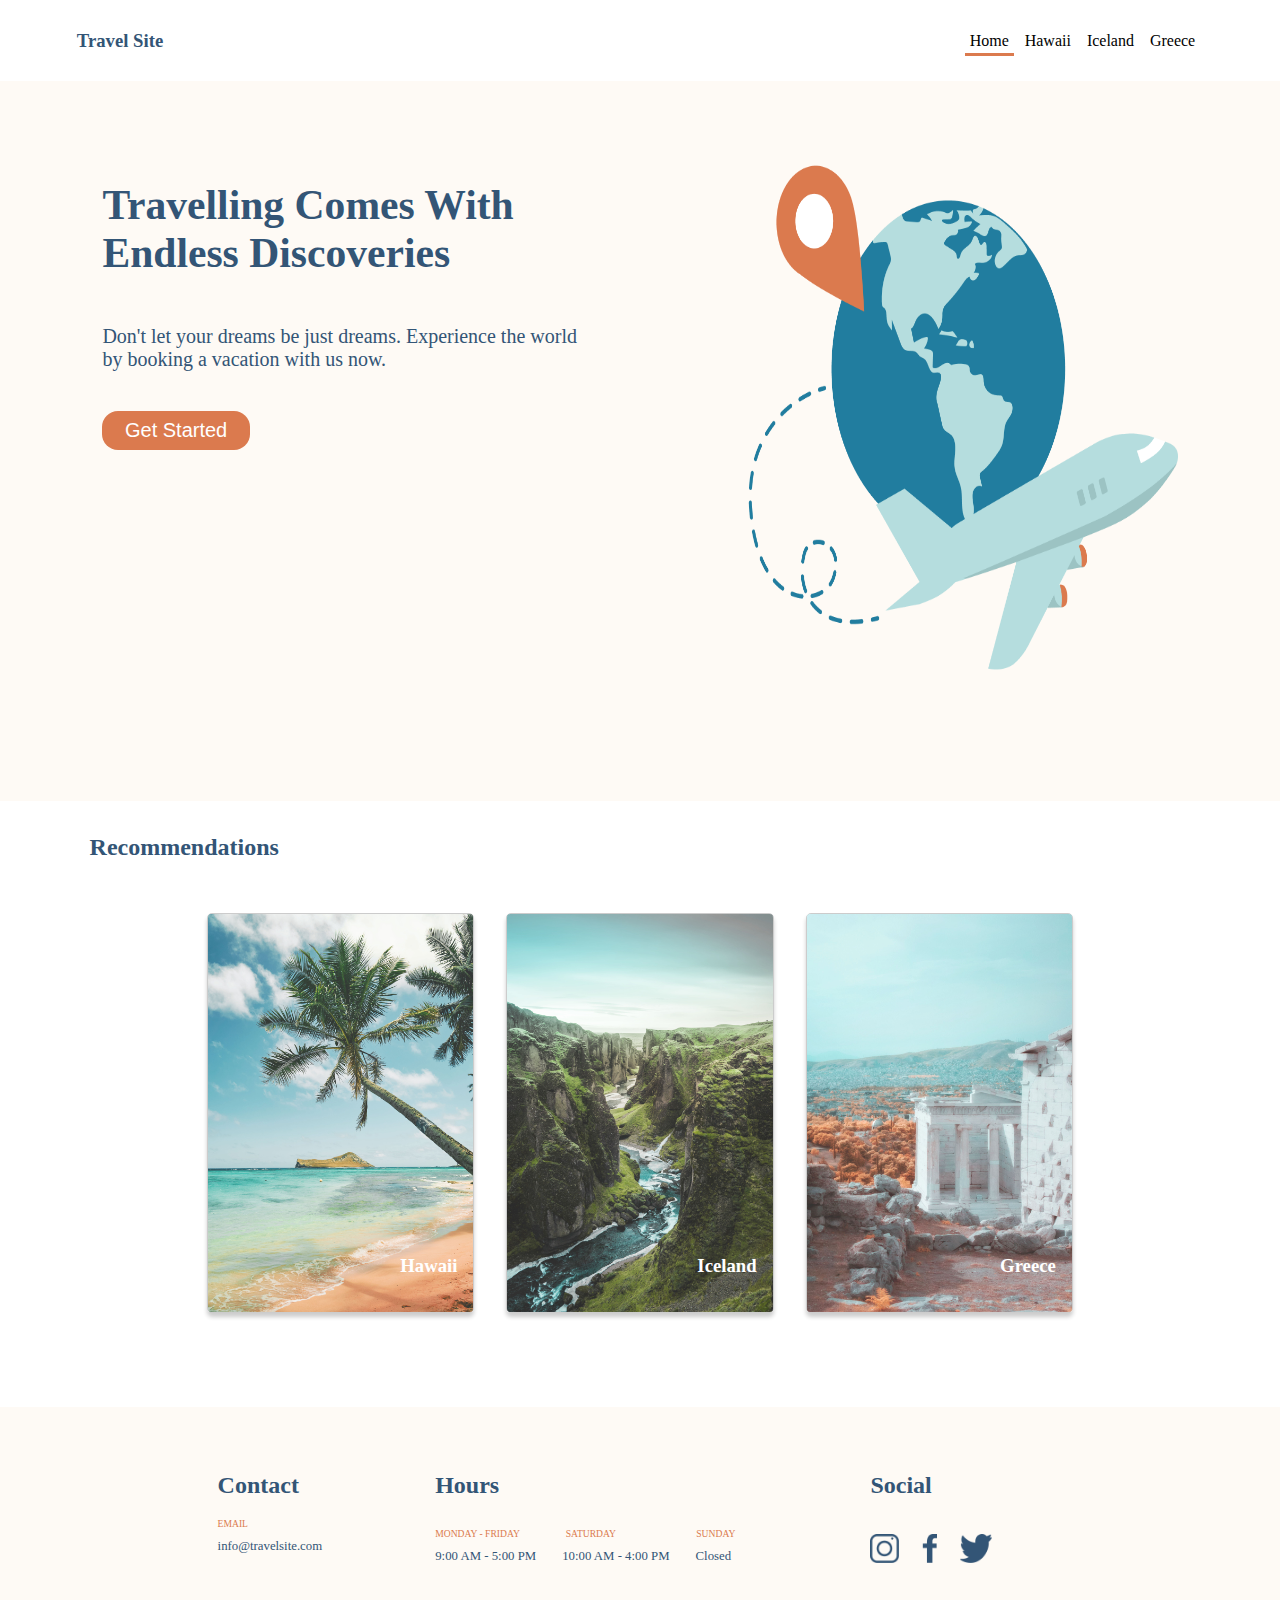
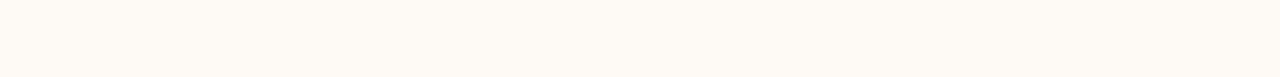
<file: index.html>
<!DOCTYPE html>
<html lang="en">

<head>
    <meta charset="UTF-8">
    <meta name="viewport" content="width=device-width, initial-scale=1.0">
    <title>Document</title>
    <link rel="stylesheet" href="./css/global.css" />
    <link rel="stylesheet" href="./css/main.css" />
</head>

<body class="home">
    <nav class="navbar">
        <a href="./index.html" class="navbar__title"><h3> Travel Site</h3></a>
        <ul class="navbar__panel">
            <li><a href="./index.html" class="navbar__link navbar__link--active">Home</a></li>
            <li><a href="./pages/hawaii.html" class="navbar__link">Hawaii</a></li>
            <li><a href="./pages/iceland.html" class="navbar__link">Iceland</a></li>
            <li><a href="./pages/greece.html" class="navbar__link">Greece</a></li>
        </ul>
    </nav>

    <section class="hero">
        <div class="hero__container">
            <h1> Travelling Comes With Endless Discoveries</h1>
            <p> Don't let your dreams be just dreams. Experience the world by booking a vacation with us now.<p>
                <a href="./pages/hawaii.html"><button  class="hero__startButton"> Get Started </button></a>
        </div>
        <img src="./assets/Images/hero.png" class="hero__travelImage">

    </section>

    <main class="recommendations">
        <h2> Recommendations</h2>
        <div class="recommended">
            <a href="./pages/hawaii.html" class="recommended__citycard">
                <img src="./assets/Images/hawaii.jpg" class="recommended__citycard--image">
                <h3 class="recommended__citycard--name">Hawaii</h3>
            </a>
            <a href="./pages/iceland.html" class="recommended__citycard">
                <img src="./assets/Images/iceland.jpg" class="recommended__citycard--image">
                <h3 class="recommended__citycard--name">Iceland</h3>
            </a>
            <a href="./pages/greece.html" class="recommended__citycard">
                <img src="./assets/Images/greece.jpg" class="recommended__citycard--image">
                <h3 class="recommended__citycard--name">Greece</h3>
            </a>
        </div>
    </main>

    <footer class="footer">
        <div class="contact">
            <h2>Contact</h2>
            <div class="contact__panel">
                <h3 class="footer__subtitle">EMAIL</h3>
                <p class="footer__parag">info@travelsite.com</p>
            </div>
        </div>

        <div class="hours">
            <h2>Hours</h2>
            <div class="footer__days">
                <h3 class="footer__subtitle">MONDAY - FRIDAY</h3>
                <h3 class="footer__subtitle">SATURDAY</h3>
                <h3 class="footer__subtitle">SUNDAY</h3>
            </div>
            <div class="footer__hours">
                <p class="footer__parag">9:00 AM - 5:00 PM</p>
                <p class="footer__parag">10:00 AM - 4:00 PM</p>
                <p class="footer__parag">Closed</p>
            </div>
        </div>

        <div class="socialmedia">
            <h2>Social</h2>
            <div class="socialmedia__icons">
                <img src="./assets/Icons/icon-instagram.png" class="socialmedia__icon">
                <img src="./assets/Icons/icon-facebook.png" class="socialmedia__icon">
                <img src="./assets/Icons/icon-twitter.png" class="socialmedia__icon">
            </div>
        </div>
    </footer>

</body>

</html>
</file>
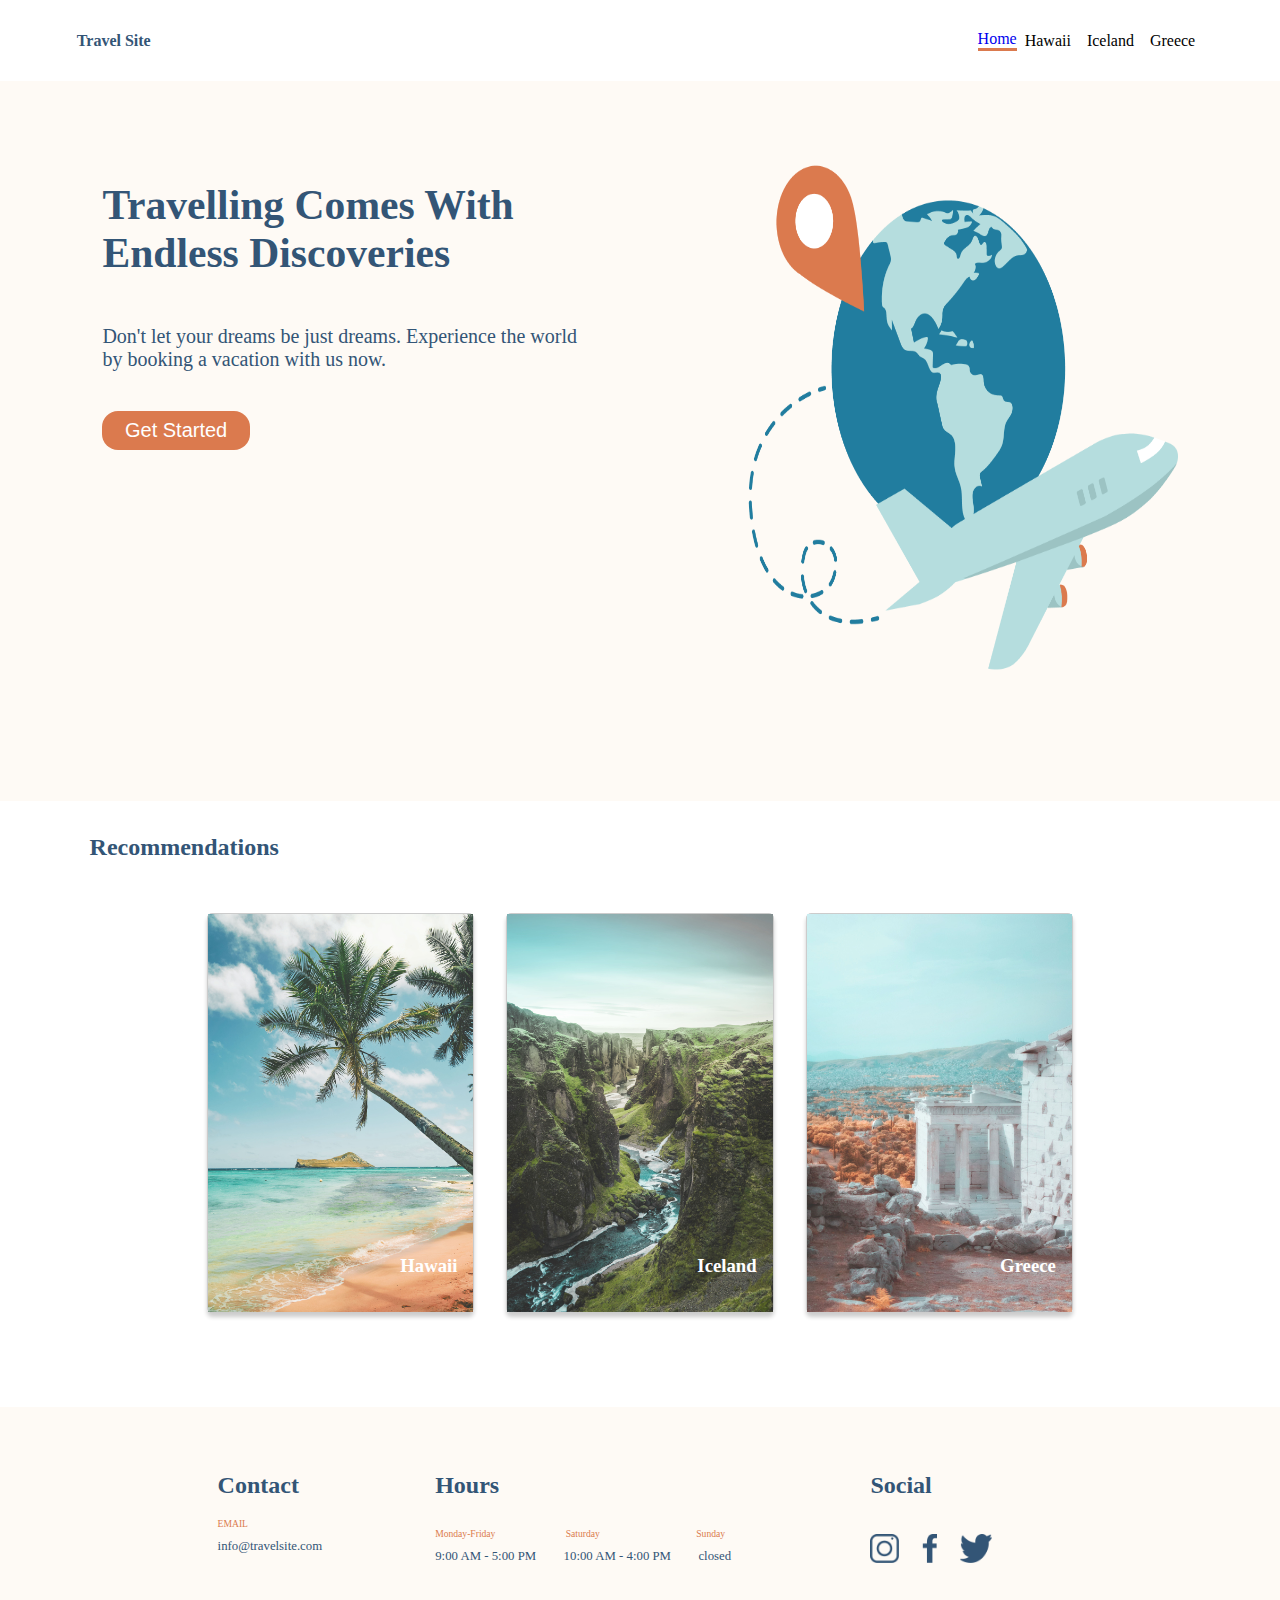
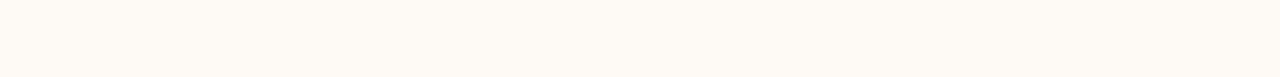
<file: home.html>
<!DOCTYPE html>
<html lang="en">
<head>
    <meta charset="UTF-8">
    <meta name="viewport" content="width=device-width, initial-scale=1.0">
    <title>Document</title>
    <link rel="stylesheet" href="./styles/global.css" />
    <link rel="stylesheet" href="./styles/main.css" />
</head>
<body class="home">
    <nav class="navbar"> 
        <h3 class="navbar__title"> Travel Site</h3>
        <div class="navbar__panel">
        <a href="./home.html" class="navbar__link--active">Home</a>    
        <a href="./hawaii.html" class="navbar__link">Hawaii</a>    
        <a href="./iceland.html" class="navbar__link">Iceland</a>    
        <a href="./greece.html" class="navbar__link">Greece</a>
        </div>    
    </nav>

    <section class="hero">
        <div class="hero__container">
        <h1> Travelling Comes With Endless Discoveries</h1>
        <p> Don't let your dreams be just dreams. Experience the world by booking a vacation with us now.<p>
        <button class="hero__startButton"> Get Started </button>
        </div>
        <img src="./assets/Images/hero.png" class="hero__travelImage" > 

    </section>

    <main class="recommendations"> 
        <h2> Recommendations</h2>
        <div class="recommended">
            <a href="./hawaii.html" class="recommended__citycard">
                <img src="./assets/Images/hawaii.jpg" class="recommended__citycard--image">
                <h3 class="recommended__citycard--name">Hawaii</h3>   
            </a>
            <a href="./iceland.html" class="recommended__citycard">
                <img src="./assets/Images/iceland.jpg" class="recommended__citycard--image">
                <h3 class="recommended__citycard--name">Iceland</h3>   
            </a>
            <a href="./greece.html" class="recommended__citycard">
                <img src="./assets/Images/greece.jpg" class="recommended__citycard--image">
                <h3 class="recommended__citycard--name">Greece</h3>   
            </a>
        </div>
    </main>

    <footer class="footer">
        <div class="contact">
            <h2>Contact</h2>
            <div class="contact__panel">
                <h3 class="footer__subtitle">EMAIL</h3>
                <p class="footer__parag">info@travelsite.com</p> 
            </div>
        </div>

        <div class="hours">
            <h2>Hours</h2>
            <div class="footer__days">
                <h3 class="footer__subtitle">Monday-Friday</h3>
                <h3 class="footer__subtitle">Saturday</h3> 
                <h3 class="footer__subtitle">Sunday</h3>  
            </div> 
            <div class="footer__hours">
                <p class="footer__parag">9:00 AM - 5:00 PM</p> 
                <p class="footer__parag">10:00 AM - 4:00 PM</p> 
                <p class="footer__parag">closed</p> 
            </div>
        </div>

        <div class="socialmedia">
            <h2>Social</h2> 
            <div class="socialmedia__icons">
                <img src="./assets/Icons/icon-instagram.png" class="socialmedia__icon">
                <img src="./assets/Icons/icon-facebook.png" class="socialmedia__icon">
                <img src="./assets/Icons/icon-twitter.png" class="socialmedia__icon">
            </div>
        </div>
    </footer>

</body>
</html>
</file>
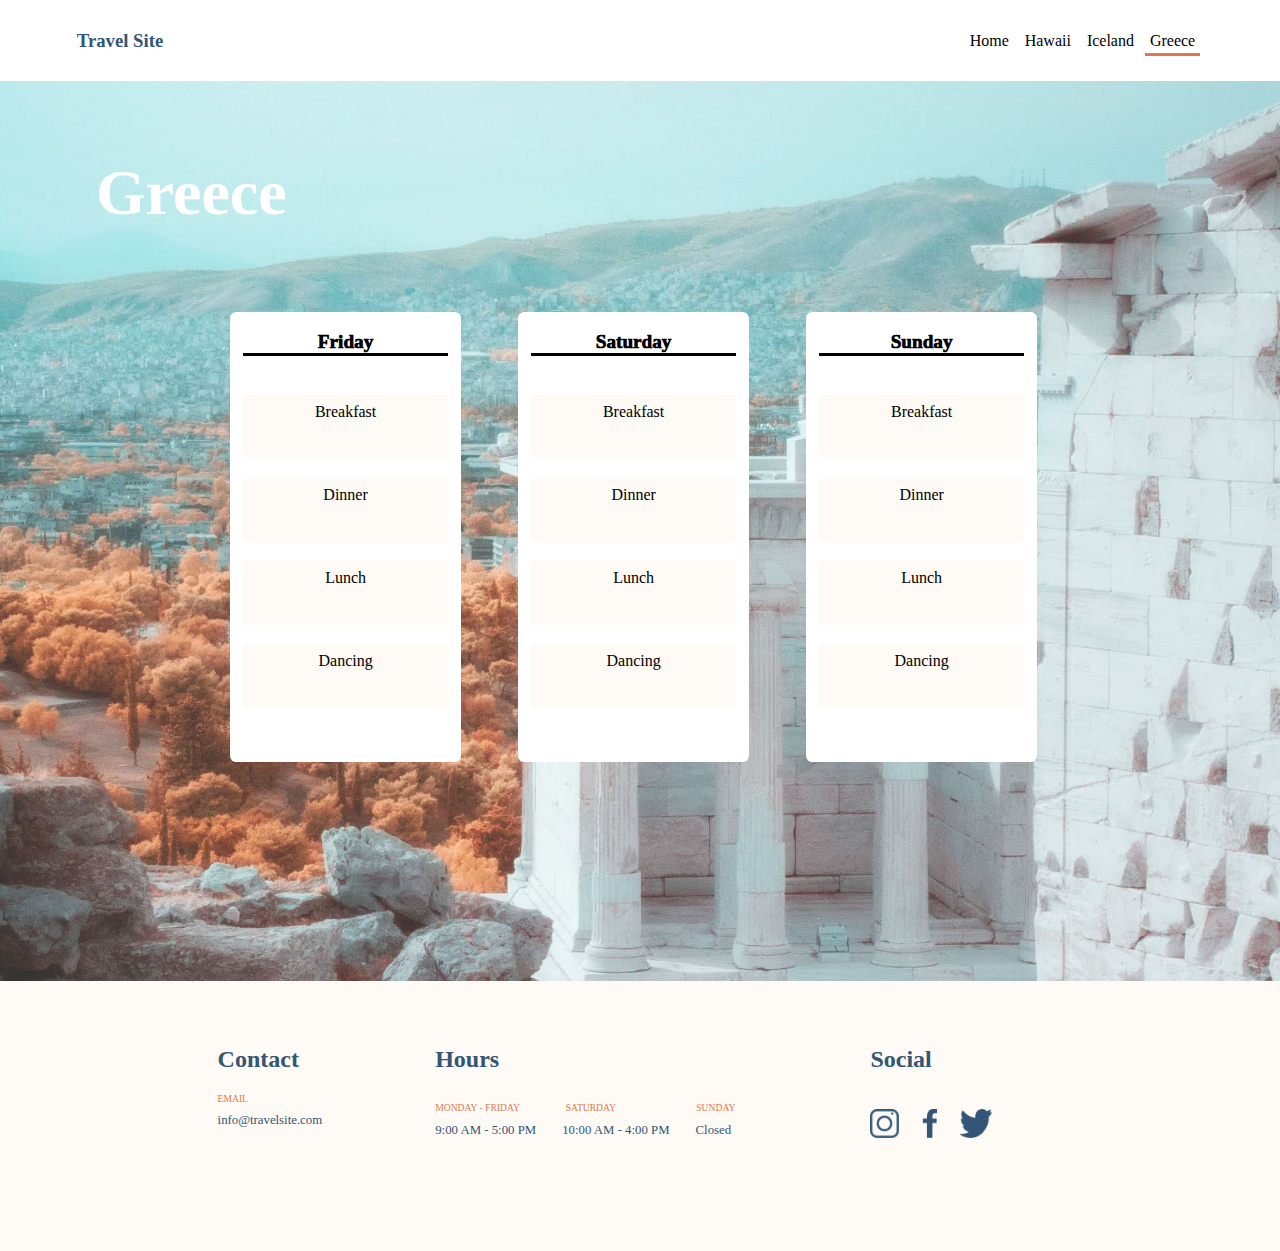
<file: pages/greece.html>
<!DOCTYPE html>
<html lang="en">

<head>
    <meta charset="UTF-8">
    <meta name="viewport" content="width=device-width, initial-scale=1.0">
    <title>Document</title>
    <link rel="stylesheet" href="../css/global.css" />
    <link rel="stylesheet" href="../css/travelpage.css" />
</head>

<body class="greece">
    <nav class="navbar">
        <a href="../index.html" class="navbar__title"><h3> Travel Site</h3></a>
        <ul class="navbar__panel">
            <li><a href="../index.html" class="navbar__link">Home</a></li>
            <li><a href="./hawaii.html" class="navbar__link">Hawaii</a></li>
            <li><a href="./iceland.html" class="navbar__link">Iceland</a></li>
            <li><a href="./greece.html" class="navbar__link navbar__link--active">Greece</a></li>
        </ul>
    </nav>

    <main class="destination destination__greece">
        <div class="destination__panel">
            <h1 class="destination__name">Greece</h1>
        </div>
        <div class="activities__panel">
            <ul class="activities__list">
                <p class="activity__day">Friday</p>
                <li class="activity__item">Breakfast</li>
                <li class="activity__item">Dinner</li>
                <li class="activity__item">Lunch</li>
                <li class="activity__item">Dancing</li>
            </ul>
            <ul class="activities__list">
                <p class="activity__day">Saturday</p>
                <li class="activity__item">Breakfast</li>
                <li class="activity__item">Dinner</li>
                <li class="activity__item">Lunch</li>
                <li class="activity__item">Dancing</li>
            </ul>
            <ul class="activities__list">
                <p class="activity__day">Sunday</p>
                <li class="activity__item">Breakfast</li>
                <li class="activity__item">Dinner</li>
                <li class="activity__item">Lunch</li>
                <li class="activity__item">Dancing</li>
            </ul>
        </div>

        </div>


    </main>

    <footer class="footer">
        <div class="contact">
            <h2>Contact</h2>
            <div class="contact__panel">
                <h3 class="footer__subtitle">EMAIL</h3>
                <p class="footer__parag">info@travelsite.com</p>
            </div>
        </div>

        <div class="hours">
            <h2>Hours</h2>
            <div class="footer__days">
                <h3 class="footer__subtitle">MONDAY - FRIDAY</h3>
                <h3 class="footer__subtitle">SATURDAY</h3>
                <h3 class="footer__subtitle">SUNDAY</h3>
            </div>
            <div class="footer__hours">
                <p class="footer__parag">9:00 AM - 5:00 PM</p>
                <p class="footer__parag">10:00 AM - 4:00 PM</p>
                <p class="footer__parag">Closed</p>
            </div>
        </div>

        <div class="socialmedia">
            <h2>Social</h2>
            <div class="socialmedia__icons">
                <img src="../assets/Icons/icon-instagram.png" class="socialmedia__icon">
                <img src="../assets/Icons/icon-facebook.png" class="socialmedia__icon">
                <img src="../assets/Icons/icon-twitter.png" class="socialmedia__icon">
            </div>
        </div>
    </footer>

</body>

</html>
</file>
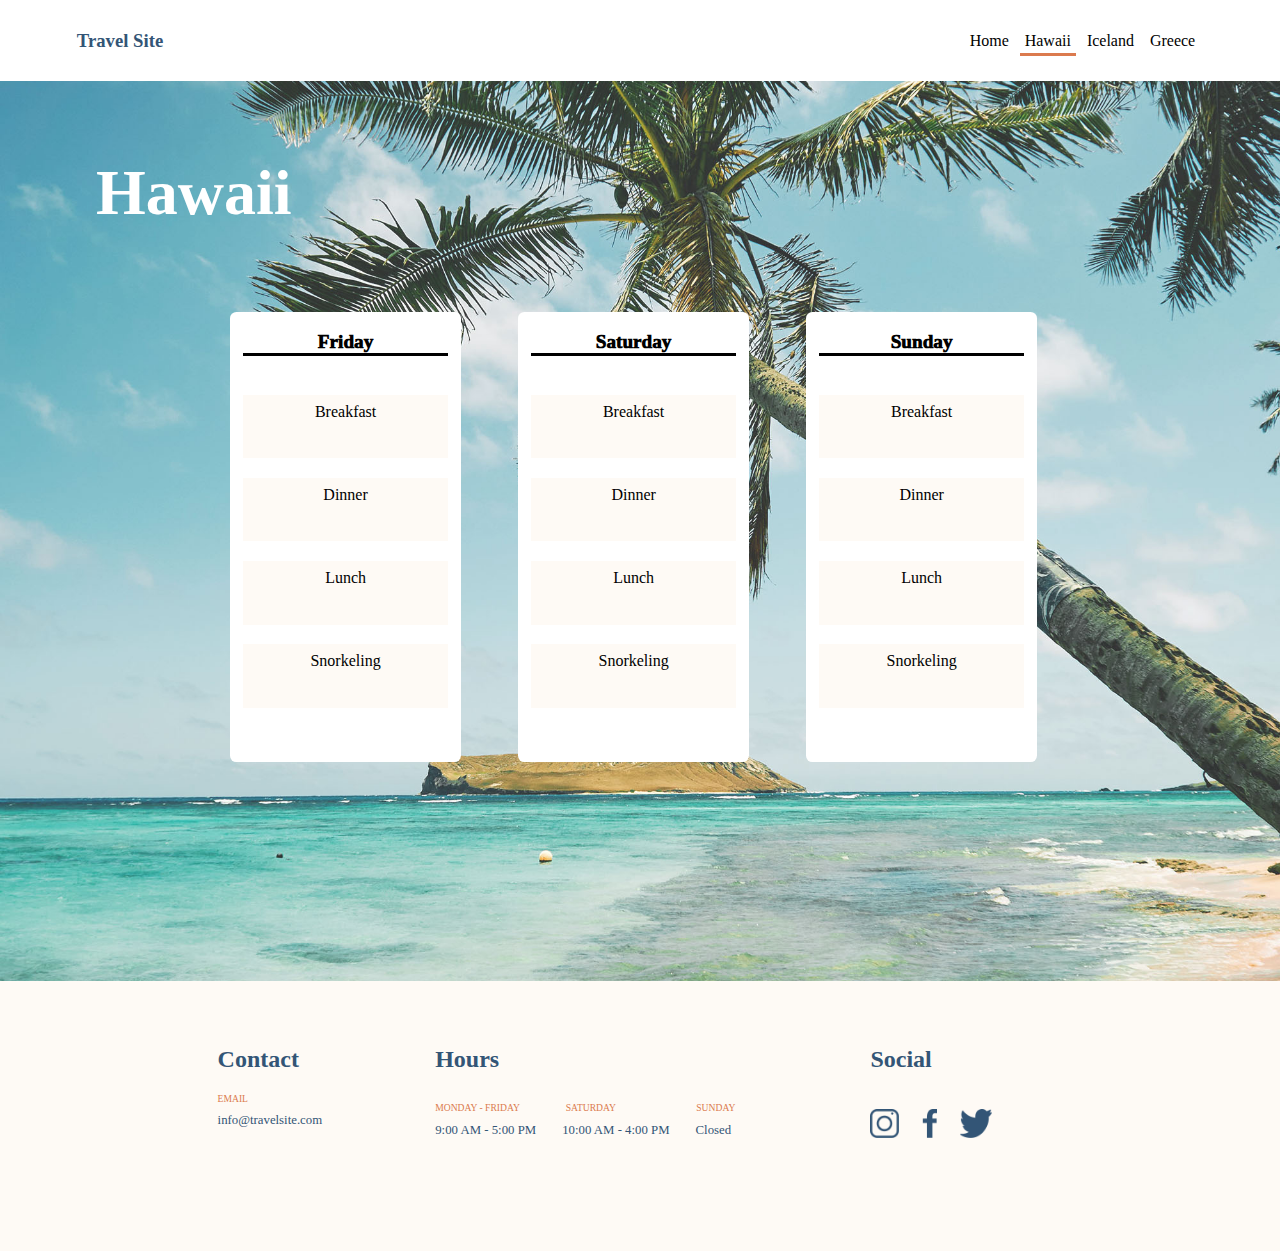
<file: pages/hawaii.html>
<!DOCTYPE html>
<html lang="en">

<head>
    <meta charset="UTF-8">
    <meta name="viewport" content="width=device-width, initial-scale=1.0">
    <title>Document</title>
    <link rel="stylesheet" href="../css/global.css" />
    <link rel="stylesheet" href="../css/travelpage.css" />
</head>

<body class="hawaii">
    <nav class="navbar">
        <a href="../index.html" class="navbar__title"><h3> Travel Site</h3></a>
        <ul class="navbar__panel">
            <li><a href="../index.html" class="navbar__link">Home</a></li>
            <li><a href="./hawaii.html" class="navbar__link navbar__link--active">Hawaii</a></li>
            <li><a href="./iceland.html" class="navbar__link">Iceland</a></li>
            <li><a href="./greece.html" class="navbar__link">Greece</a></li>
        </ul>
    </nav>

    <main class="destination destination__hawaii">
        <div class="destination__panel">
            <h1 class="destination__name">Hawaii</h1>
        </div>

        <div class="activities__panel">
            <ul class="activities__list">
                <p class="activity__day">Friday</p>
                <li class="activity__item">Breakfast</li>
                <li class="activity__item">Dinner</li>
                <li class="activity__item">Lunch</li>
                <li class="activity__item">Snorkeling</li>
            </ul>
            <ul class="activities__list">
                <p class="activity__day">Saturday</p>
                <li class="activity__item">Breakfast</li>
                <li class="activity__item">Dinner</li>
                <li class="activity__item">Lunch</li>
                <li class="activity__item">Snorkeling</li>
            </ul>
            <ul class="activities__list">
                <p class="activity__day">Sunday</p>
                <li class="activity__item">Breakfast</li>
                <li class="activity__item">Dinner</li>
                <li class="activity__item">Lunch</li>
                <li class="activity__item">Snorkeling</li>
            </ul>
        </div>

    </main>

    <footer class="footer">
        <div class="contact">
            <h2>Contact</h2>
            <div class="contact__panel">
                <h3 class="footer__subtitle">EMAIL</h3>
                <p class="footer__parag">info@travelsite.com</p>
            </div>
        </div>

        <div class="hours">
            <h2>Hours</h2>
            <div class="footer__days">
                <h3 class="footer__subtitle">MONDAY - FRIDAY</h3>
                <h3 class="footer__subtitle">SATURDAY</h3>
                <h3 class="footer__subtitle">SUNDAY</h3>
            </div>
            <div class="footer__hours">
                <p class="footer__parag">9:00 AM - 5:00 PM</p>
                <p class="footer__parag">10:00 AM - 4:00 PM</p>
                <p class="footer__parag">Closed</p>
            </div>
        </div>

        <div class="socialmedia">
            <h2>Social</h2>
            <div class="socialmedia__icons">
                <img src="../assets/Icons/icon-instagram.png" class="socialmedia__icon">
                <img src="../assets/Icons/icon-facebook.png" class="socialmedia__icon">
                <img src="../assets/Icons/icon-twitter.png" class="socialmedia__icon">
            </div>
        </div>
    </footer>

</body>

</html>
</file>
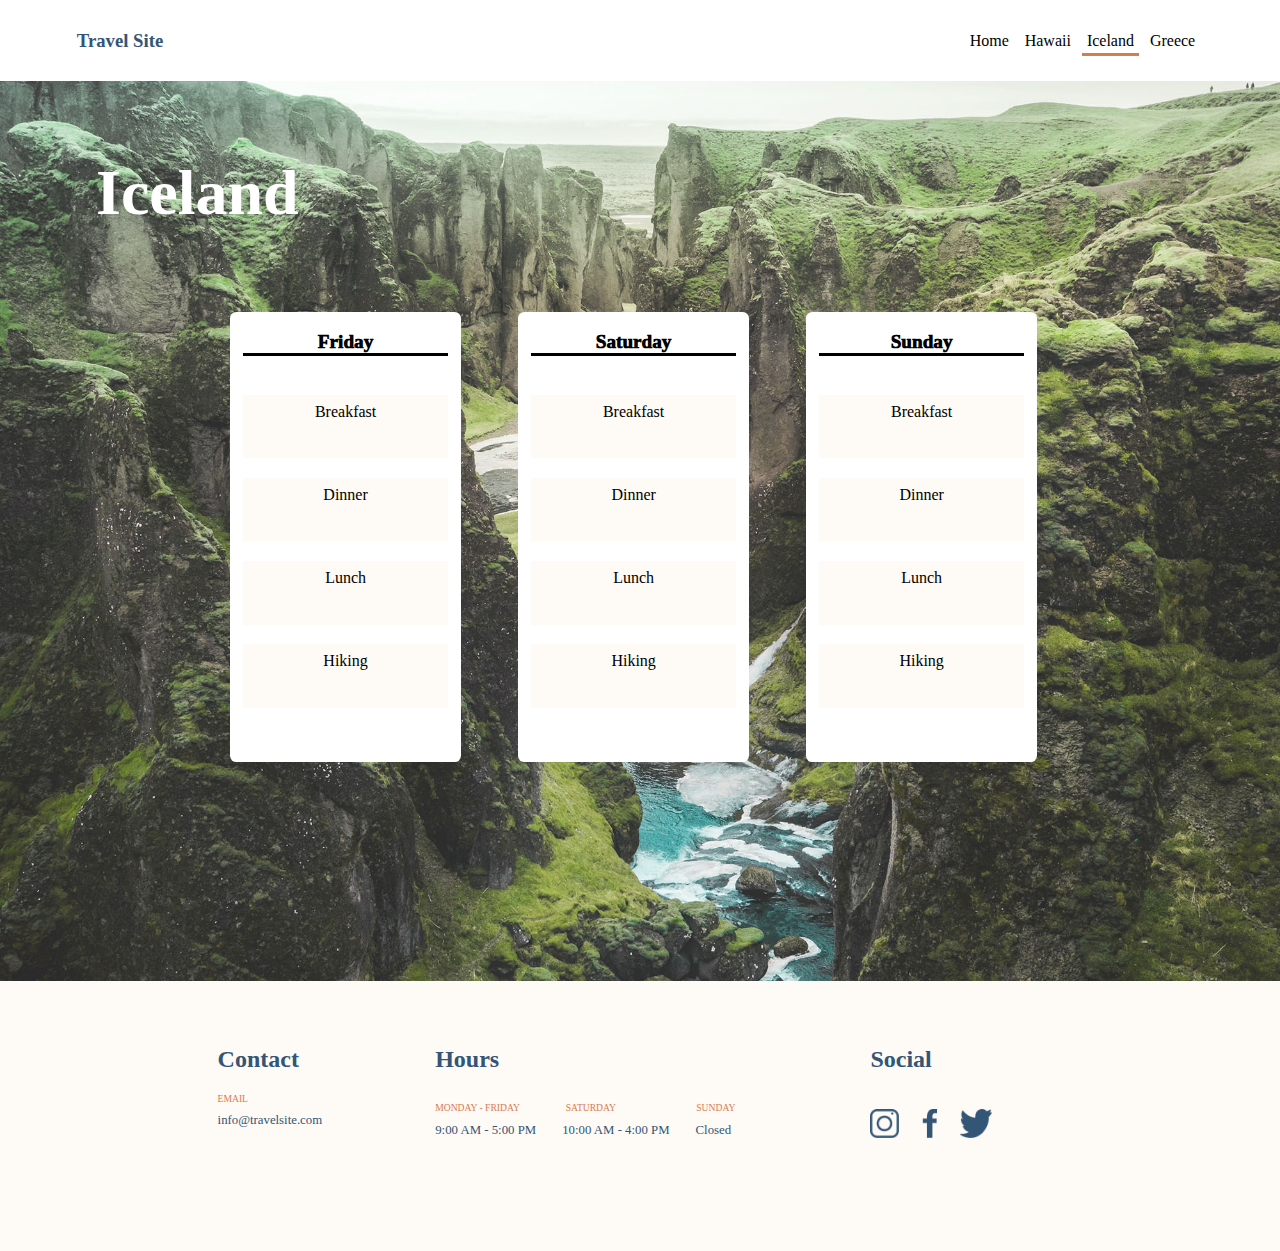
<file: pages/iceland.html>
<!DOCTYPE html>
<html lang="en">

<head>
    <meta charset="UTF-8">
    <meta name="viewport" content="width=device-width, initial-scale=1.0">
    <title>Document</title>
    <link rel="stylesheet" href="../css/global.css" />
    <link rel="stylesheet" href="../css/travelpage.css" />
</head>

<body class="iceland">
    <nav class="navbar">
        <a href="../index.html" class="navbar__title"><h3> Travel Site</h3></a>
        <ul class="navbar__panel">
            <li><a href="../index.html" class="navbar__link">Home</a></li>
            <li><a href="./hawaii.html" class="navbar__link">Hawaii</a></li>
            <li><a href="./iceland.html" class="navbar__link navbar__link--active">Iceland</a></li>
            <li><a href="./greece.html" class="navbar__link">Greece</a></li>
        </ul>
    </nav>

    <main class="destination destination__iceland">
        <div class="destination__panel">
            <h1 class="destination__name">Iceland</h1>
        </div>

        <div class="activities__panel">
            <ul class="activities__list">
                <p class="activity__day">Friday</p>
                <li class="activity__item">Breakfast</li>
                <li class="activity__item">Dinner</li>
                <li class="activity__item">Lunch</li>
                <li class="activity__item">Hiking</li>
            </ul>
            <ul class="activities__list">
                <p class="activity__day">Saturday</p>
                <li class="activity__item">Breakfast</li>
                <li class="activity__item">Dinner</li>
                <li class="activity__item">Lunch</li>
                <li class="activity__item">Hiking</li>
            </ul>
            <ul class="activities__list">
                <p class="activity__day">Sunday</p>
                <li class="activity__item">Breakfast</li>
                <li class="activity__item">Dinner</li>
                <li class="activity__item">Lunch</li>
                <li class="activity__item">Hiking</li>
            </ul>
        </div>

    </main>

    <footer class="footer">
        <div class="contact">
            <h2>Contact</h2>
            <div class="contact__panel">
                <h3 class="footer__subtitle">EMAIL</h3>
                <p class="footer__parag">info@travelsite.com</p>
            </div>
        </div>

        <div class="hours">
            <h2>Hours</h2>
            <div class="footer__days">
                <h3 class="footer__subtitle">MONDAY - FRIDAY</h3>
                <h3 class="footer__subtitle">SATURDAY</h3>
                <h3 class="footer__subtitle">SUNDAY</h3>
            </div>
            <div class="footer__hours">
                <p class="footer__parag">9:00 AM - 5:00 PM</p>
                <p class="footer__parag">10:00 AM - 4:00 PM</p>
                <p class="footer__parag">Closed</p>
            </div>
        </div>

        <div class="socialmedia">
            <h2>Social</h2>
            <div class="socialmedia__icons">
                <img src="../assets/Icons/icon-instagram.png" class="socialmedia__icon">
                <img src="../assets/Icons/icon-facebook.png" class="socialmedia__icon">
                <img src="../assets/Icons/icon-twitter.png" class="socialmedia__icon">
            </div>
        </div>
    </footer>
</body>

</html>
</file>
<file: css/global.css>
html {
    box-sizing: border-box;
    font-family: Verdana;
}

*,
*:before,
*:after {
    box-sizing: inherit;
}

body {
    margin: 0;
    padding: 0;
}

.navbar {
    position: fixed;
    display: flex;
    justify-content: space-evenly;
    align-items: center;
    top: 0;
    height: 9vh;
    width: 100%;
    z-index: 1;
    background-color: #FFFFFF;
    padding: 1.5vh 6vw 1.5vh 6vw;
}

.navbar__title {
    display: flex;
    width: 40%;
    color: #335576;
    font-size: 1rem;
    font-weight: 900;
}

h2 {
    color: #335576;
}

a {
    text-decoration: none;
}

.navbar__panel {
    display: flex;
    width: 70%;
    justify-content: flex-end;
    align-items: center;
    list-style: none;
}


.navbar__link {
    text-align: center;
    text-decoration: none;
    color: black;
    padding: 0.3rem;
    margin: 0.2rem;
    transition: 0.1s;
}

.navbar__link--active {
    height: 100%;
    border-bottom: 3px solid #DB7A4E;

}

.navbar__link:hover{
    border-bottom: 3px solid #DB7A4E;
}

.footer {
    display: flex;
    justify-content: center;
    height: 30vh;
    background-color: #FEFAF5;
    padding: 5vh 15vw 5vh 17vw;

}

.contact {
    width: 25%;

}

.hours {
    width: 50%;
}

.footer__days {
    display: flex;
    width: 100%;
    justify-content: flex-start;

}

.footer__hours {
    display: flex;
    max-width: 68%;
    justify-content: space-between;
}

.footer__subtitle {
    color: #DB7A4E;
    width: 30%;
    font-size: 0.6rem;
    font-weight: 400;
    display: flex;
    justify-content: space-between;

}

.footer__parag {
    margin: 0;
    font-size: 0.8rem;
    color: #335576;
}

.socialmedia {
    width: 25%;
    height: 100%;
}

.socialmedia__icons {
    display: flex;
    flex-direction: row;
    align-items: center;
    justify-content: space-between;
    padding: 1rem 6rem 1rem 0;

}

.socialmedia__icon {
    display: flex;
    height: 1.8rem;
}
</file>
<file: css/main.css>
h1 {
    color: #335576;
    max-height: 100%;
    max-width: 100%;
    font-size: 2.6rem;
}


p {
    color: #335576;
    font-size: 1.25rem;
}


.hero {
    display: flex;
    width: 100%;
    height: 80vh;
    background-color: #FEFAF5;
    margin-top: 9vh;
    padding: 8vh 8vw 8vh 8vw;
}

.hero__container {
    display: flex;
    flex-direction: column;
    height: 100%;
    width: 70%;
}

.hero__travelImage {
    display: flex;
    max-height: 90%;
    max-width: 40%;
    margin-left: 12vw;
}

.hero__startButton {
    display: flex;
    border-radius: 1rem;
    border-width: 0;
    color: #FFFFFF;
    align-content: center;
    justify-content: center;
    padding: 0.5rem;
    background-color: #DB7A4E;
    width: 30%;
    font-size: 1.25rem;
    cursor: pointer;

}


.recommendations {
    background-color: #FFFFFF;
    display: flex;
    flex-direction: column;
    padding: 1.5vh 7vw 1.5vh 7vw;
}

.recommended {
    display: flex;
    justify-content: center;
    margin: 1rem;
}

.recommended__citycard {
    position: relative;
    display: flex;
    flex-direction: row;
    width: 25%;
    border-radius: 5px;
    box-shadow: 0px 4px 4px rgba(0, 0, 0, 0.2);
    border: 1px solid rgba(0, 0, 0, 0.2);
    margin: 1rem;
    margin-bottom: 4rem;
    padding: 0;
}

.recommended__citycard--image {
    display: flex;
    width: 100%;
    max-height: 100%;
    border-radius: 0.2rem;
}

.recommended__citycard--name {
    position: absolute;
    bottom: 1rem;
    right: 1rem;
    color: #FFFFFF;
}
</file>
<file: styles/global.css>
html {
    box-sizing: border-box;
    font-family: Verdana;
}

*,
*:before,
*:after {
    box-sizing: inherit;
}

body {
    margin: 0;
    padding: 0;
}

.navbar {
    position: fixed;
    display: flex;
    justify-content: space-evenly;
    align-items: center;
    top: 0;
    height: 9vh;
    width: 100%;
    z-index: 1;
    background-color: #FFFFFF;
    padding: 1.5vh 6vw 1.5vh 6vw;
}

.navbar__title {
    display: flex;
    width: 40%;
    color: #335576;
    font-size: 1rem;
    font-weight: 900;
}

h2 {
    color: #335576;
}

a {
    text-decoration: none;
}

.navbar__panel {
    display: flex;
    width: 70%;
    justify-content: flex-end;
    align-items: center;
    list-style: none;
}


.navbar__link {
    text-align: center;
    text-decoration: none;
    color: black;
    padding: 0.3rem;
    margin: 0.2rem;
}

.navbar__link--active {
    height: 100%;
    border-bottom: 3px solid #DB7A4E;

}

.footer {
    display: flex;
    justify-content: center;
    height: 30vh;
    background-color: #FEFAF5;
    padding: 5vh 15vw 5vh 17vw;

}

.contact {
    width: 25%;

}

.hours {
    width: 50%;
}

.footer__days {
    display: flex;
    width: 100%;
    justify-content: flex-start;

}

.footer__hours {
    display: flex;
    max-width: 68%;
    justify-content: space-between;
}

.footer__subtitle {
    color: #DB7A4E;
    width: 30%;
    font-size: 0.6rem;
    font-weight: 400;
    display: flex;
    justify-content: space-between;

}

.footer__parag {
    margin: 0;
    font-size: 0.8rem;
    color: #335576;
}

.socialmedia {
    width: 25%;
    height: 100%;
}

.socialmedia__icons {
    display: flex;
    flex-direction: row;
    align-items: center;
    justify-content: space-between;
    padding: 1rem 6rem 1rem 0;

}

.socialmedia__icon {
    display: flex;
    height: 1.8rem;
}
</file>
<file: styles/main.css>
h1 {
    color: #335576;
    max-height: 100%;
    max-width: 100%;
    font-size: 2.6rem;
}


p {
    color: #335576;
    font-size: 1.25rem;
}


.hero {
    display: flex;
    width: 100%;
    height:80vh;
    background-color: #FEFAF5;
    margin-top: 9vh;
    padding: 8vh 8vw 8vh 8vw;
}

.hero__container {
    display: flex;
    flex-direction: column;
    height: 100%;
    width: 70%;
}

.hero__travelImage {
    display: flex;
    max-height: 90%;
    max-width: 40%;
    margin-left: 12vw;
}

.hero__startButton {
    display: flex;
    border-radius: 1rem;
    border-width: 0;
    color: #FFFFFF;
    align-content: center;
    justify-content: center;
    padding: 0.5rem;
    background-color: #DB7A4E;
    width: 30%;
    font-size: 1.25rem;
    cursor:pointer;
    
}


.recommendations {
    background-color: #FFFFFF;
    display: flex;
    flex-direction: column;
    padding: 1.5vh 7vw 1.5vh 7vw;
}

.recommended {
    display: flex;
    justify-content: center;
    margin: 1rem;
}

.recommended__citycard {
    position: relative;
    display: flex;
    flex-direction: row;
    width: 25%;
    border-radius: 5px;
    box-shadow: 0px 4px 4px rgba(0, 0, 0, 0.2);
    border: 1px solid rgba(0, 0, 0, 0.2);
    margin: 1rem;
    margin-bottom: 4rem;
    padding: 0;
}

.recommended__citycard--image {
    display: flex;
    width: 100%;
    max-height: 100%;
}

.recommended__citycard--name {
    position: absolute;
    bottom: 1rem;
    right: 1rem;
    color: #FFFFFF;
}
</file>
<file: css/travelpage.css>
.destination {
    margin-top: 9vh;
    background-size: cover;
    background-position: center;
    height: 100vh;
    width: 100%;
    padding: 0;

}

.destination__panel {
    padding: 2rem 6rem 3rem 6rem;
}

h1 {
    color: #FFFFFF;
    font-size: 4rem;
    font-weight: bolder;
}

.destination__hawaii {
    width: 100%;
    background-image: url("../assets/Images/hawaii.jpg");
}

.destination__iceland {
    background-image: url("../assets/Images/iceland.jpg");
}

.destination__greece {
    background-image: url("../assets/Images/greece.jpg");
}

.activities__panel {
    display: flex;
    max-width: 85vw;
    max-height: 50vh;
    align-items: center;
    justify-content: space-between;
    padding: 0 4vw 2vh 18vw;

}

.activities__list {
    display: flex;
    flex-direction: column;
    list-style-type: none;
    align-items: center;
    justify-content: space-between;
    background-color: #FFFFFF;
    height: 50vh;
    width: 18vw;
    padding: 0 1vw 6vh 1vw;
    border-radius: 0.4rem;

}

.activity__day {
    font-size: 1.2rem;
    width: 100%;
    height: 50;
    font-weight: 1000;
    text-align: center;
    border-bottom: 3px solid black;
}

.activity__item {
    background-color: #FEFAF5;
    width: 100%;
    height: 16%;
    text-align: center;
    padding: 0.5rem 0 0.5rem 0;

}
</file>
